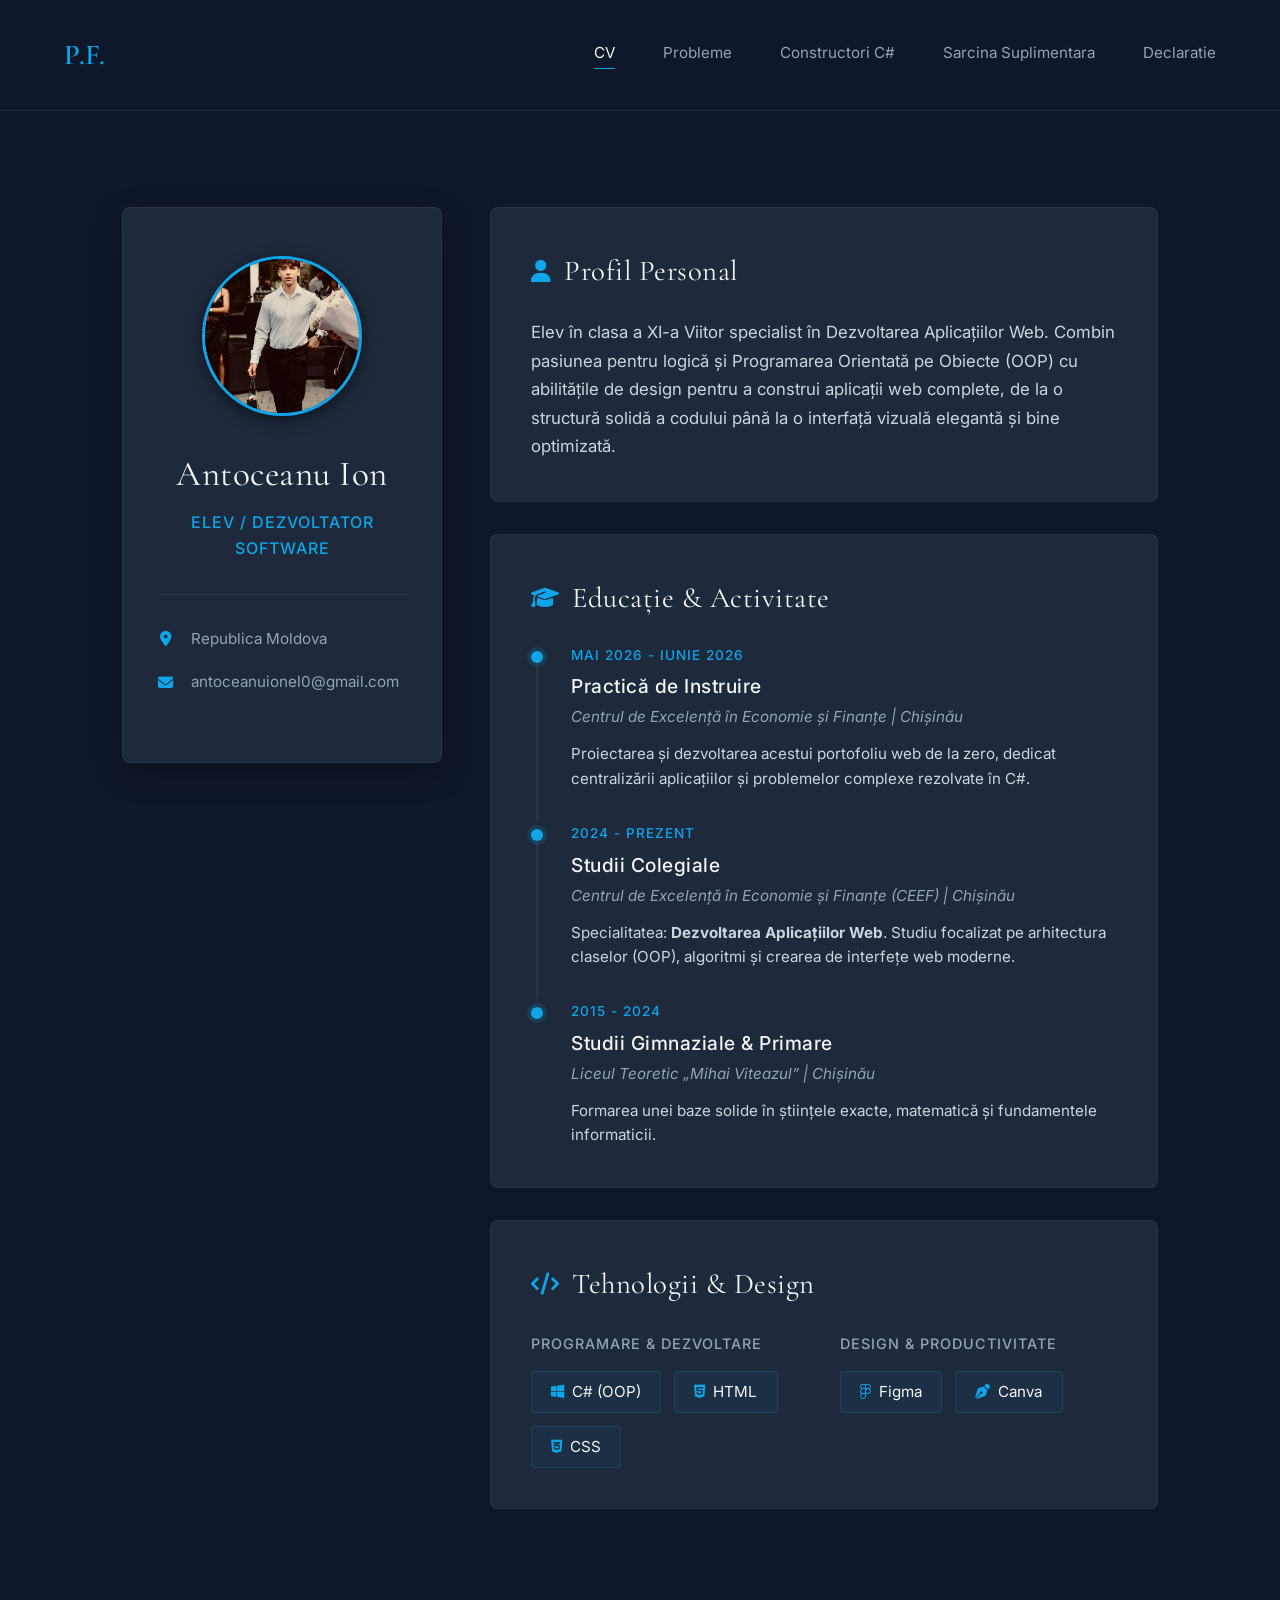
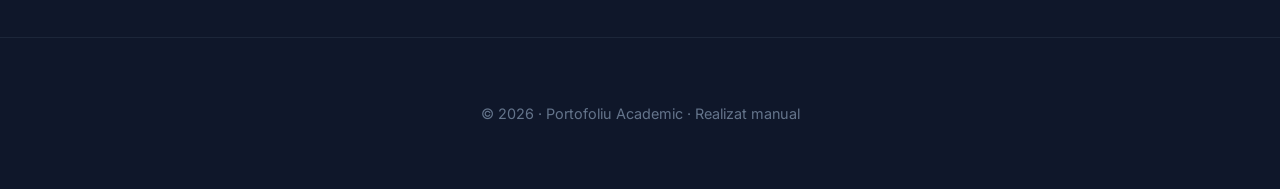
<file: index.html>
<!DOCTYPE html>
<html lang="ro">
<head>
  <meta charset="UTF-8">
  <meta name="viewport" content="width=device-width, initial-scale=1.0">
  <title>Portofoliu | CV</title>
  <link rel="stylesheet" href="style.css">
  <link href="https://fonts.googleapis.com/css2?family=Cormorant+Garamond:wght@400;600&family=Inter:wght@300;400;500&family=DM+Mono&display=swap" rel="stylesheet">
  <link rel="stylesheet" href="https://cdnjs.cloudflare.com/ajax/libs/font-awesome/6.5.0/css/all.min.css"/>
</head>
<body>

 <nav class="navbar">
    <div class="nav-brand">P.F.</div>
    <div class="nav-links">
      <a href="index.html" class="nav-link active">CV</a>
      <a href="problems.html" class="nav-link">Probleme</a>
      <a href="constructors.html" class="nav-link">Constructori C#</a>
      <a href="suplimentar.html" class="nav-link">Sarcina Suplimentara</a>
      <a href="declaratie.html" class="nav-link">Declaratie</a>
    </div>
  </nav>

  <main class="container">
    <div class="cv-layout-modern">
      
      <aside class="cv-sidebar-card">
        <div class="profile-image-wrapper">
         <img src="../Site CV - practica/image/profil.jpg.jpg" alt="Poza de profil P.F." class="profile-img">
        </div>
        <h1 class="cv-name-modern">Antoceanu Ion</h1>
        <p class="cv-role-modern">Elev / Dezvoltator Software</p>
        
        <div class="cv-contact-list">
          <div class="contact-item">
            <i class="fas fa-map-marker-alt"></i>
            <span>Republica Moldova</span>
          </div>
          <div class="contact-item">
            <i class="fas fa-envelope"></i>
            <span>antoceanuionel0@gmail.com</span>
          </div>
          <div class="contact-item">
      </aside>

      <section class="cv-content-modern">
        
        <div class="content-card">
          <h2 class="card-title"><i class="fas fa-user"></i> Profil Personal</h2>
          <p class="card-text">
            Elev în clasa a XI-a Viitor specialist în Dezvoltarea Aplicațiilor Web. Combin pasiunea pentru logică și Programarea Orientată pe Obiecte (OOP) cu abilitățile de design pentru a construi aplicații web complete, de la o structură solidă a codului până la o interfață vizuală elegantă și bine optimizată.
          </p>
        </div>

        <div class="content-card">
          <h2 class="card-title"><i class="fas fa-graduation-cap"></i> Educație & Activitate</h2>
          
          <div class="timeline-item">
            <div class="timeline-dot"></div>
            <div class="timeline-content">
              <span class="timeline-date">Mai 2026 - Iunie 2026</span>
              <h3 class="timeline-title">Practică de Instruire</h3>
              <p class="timeline-subtitle">Centrul de Excelență în Economie și Finanțe | Chișinău</p>
              <p class="timeline-desc">Proiectarea și dezvoltarea acestui portofoliu web de la zero, dedicat centralizării aplicațiilor și problemelor complexe rezolvate în C#.</p>
            </div>
          </div>

          <div class="timeline-item">
            <div class="timeline-dot"></div>
            <div class="timeline-content">
              <span class="timeline-date">2024 - Prezent</span>
              <h3 class="timeline-title">Studii Colegiale</h3>
              <p class="timeline-subtitle">Centrul de Excelență în Economie și Finanțe (CEEF) | Chișinău</p>
              <p class="timeline-desc">Specialitatea: <strong>Dezvoltarea Aplicațiilor Web</strong>. Studiu focalizat pe arhitectura claselor (OOP), algoritmi și crearea de interfețe web moderne.</p>
            </div>
          </div>

          <div class="timeline-item">
            <div class="timeline-dot"></div>
            <div class="timeline-content">
              <span class="timeline-date">2015 - 2024</span>
              <h3 class="timeline-title">Studii Gimnaziale & Primare</h3>
              <p class="timeline-subtitle">Liceul Teoretic „Mihai Viteazul” | Chișinău</p>
              <p class="timeline-desc">Formarea unei baze solide în științele exacte, matematică și fundamentele informaticii.</p>
            </div>
          </div>
        </div>

        <div class="content-card">
          <h2 class="card-title"><i class="fas fa-code"></i> Tehnologii & Design</h2>
          
          <div class="skills-grid">
            <div class="skill-category">
              <h4>Programare & Dezvoltare</h4>
              <div class="cv-tags">
                <span class="cv-tag"><i class="fab fa-windows"></i> C# (OOP)</span>
                <span class="cv-tag"><i class="fab fa-html5"></i> HTML</span>
                <span class="cv-tag"><i class="fab fa-css3-alt"></i> CSS</span>
              </div>
            </div>
            
            <div class="skill-category">
              <h4>Design & Productivitate</h4>
              <div class="cv-tags">
                <span class="cv-tag"><i class="fab fa-figma"></i> Figma</span>
                <span class="cv-tag"><i class="fas fa-pen-nib"></i> Canva</span>
              </div>
            </div>
          </div>
        </div>

      </section>
    </div>
  </main>

  <footer class="footer">
    <p>© 2026 · Portofoliu Academic · Realizat manual</p>
  </footer>

</body>
</html>
</file>
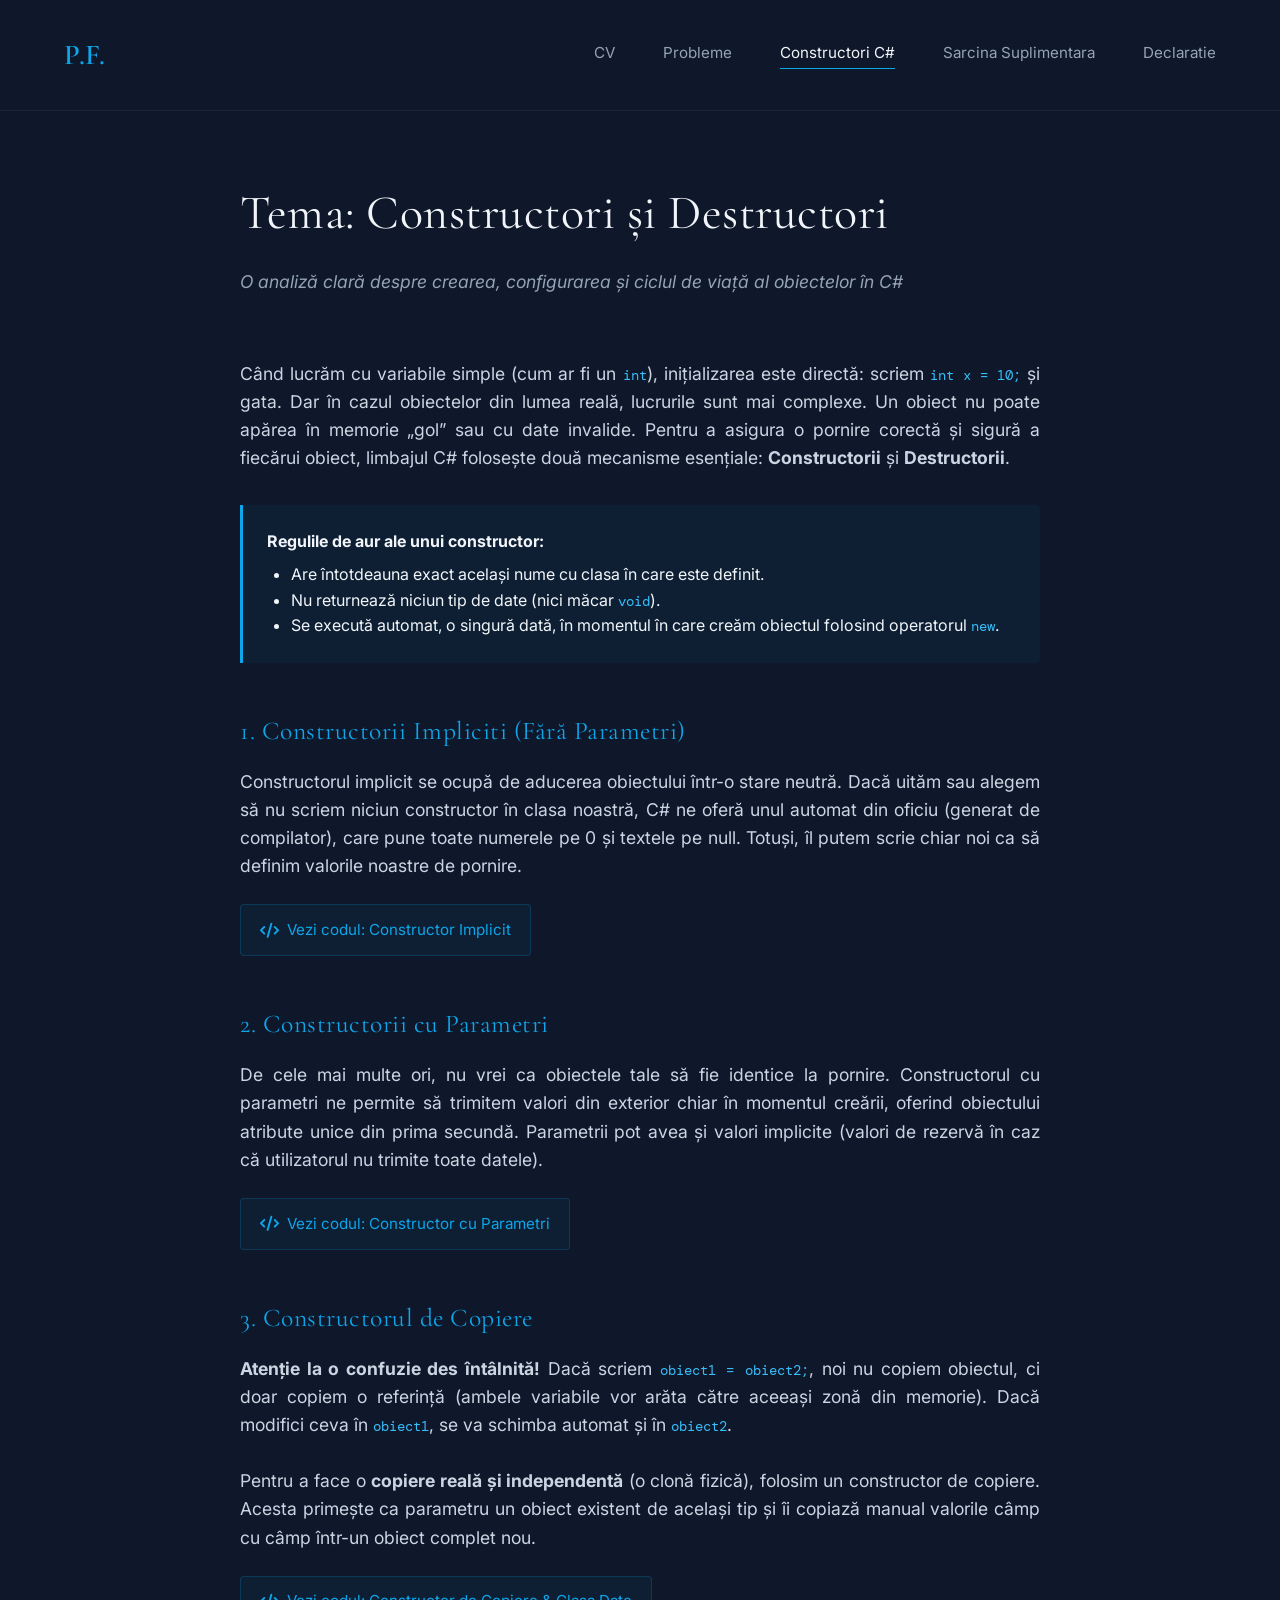
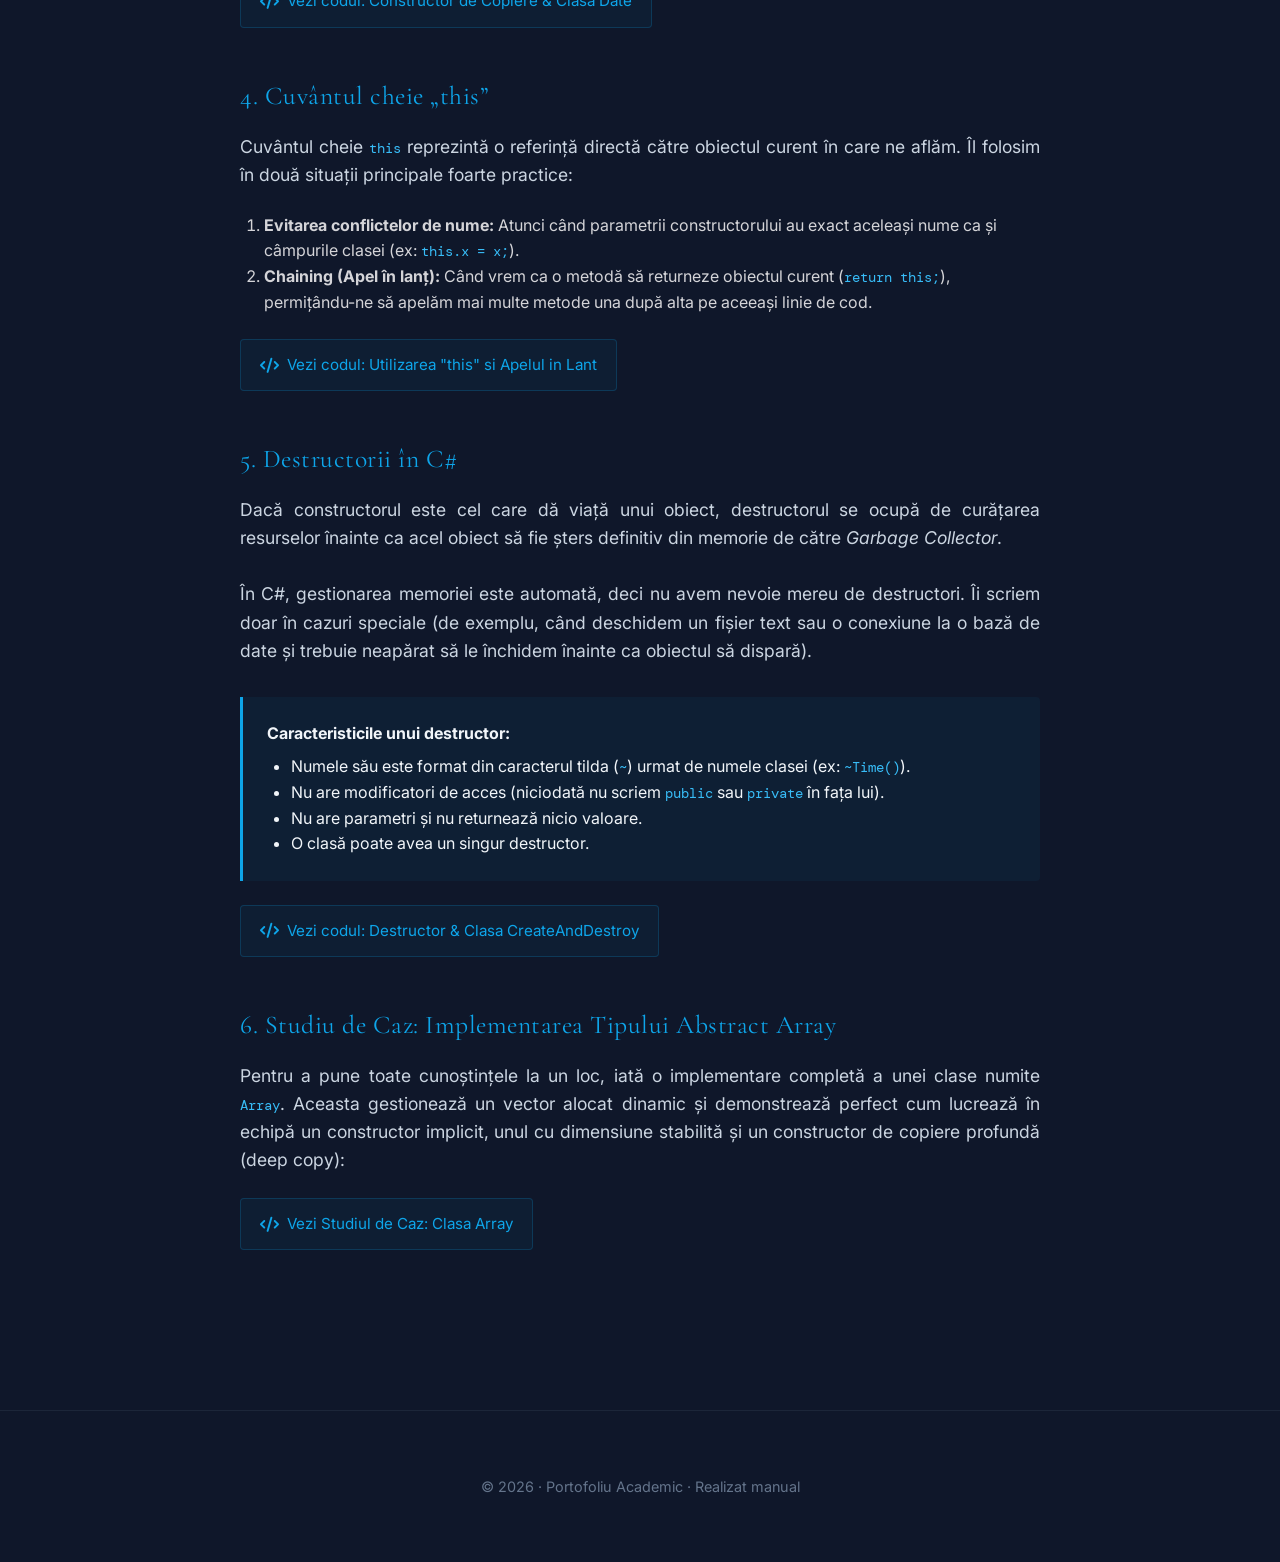
<file: constructors.html>
<!DOCTYPE html>
<html lang="ro">
<head>
  <meta charset="UTF-8">
  <meta name="viewport" content="width=device-width, initial-scale=1.0">
  <title>Teorie | Constructorii și Destructorii în C#</title>
  <link rel="stylesheet" href="style.css">
  <link href="https://fonts.googleapis.com/css2?family=Cormorant+Garamond:wght@400;600&family=Inter:wght@300;400;500&family=DM+Mono&display=swap" rel="stylesheet">
  <link rel="stylesheet" href="https://cdnjs.cloudflare.com/ajax/libs/font-awesome/6.5.0/css/all.min.css"/>
</head>
<body>

  <nav class="navbar">
    <div class="nav-brand">P.F.</div>
    <div class="nav-links">
      <a href="index.html" class="nav-link">CV</a>
      <a href="problems.html" class="nav-link">Probleme</a>
      <a href="constructors.html" class="nav-link active">Constructori C#</a>
      <a href="suplimentar.html" class="nav-link">Sarcina Suplimentara</a>
      <a href="declaratie.html" class="nav-link">Declaratie</a>
    </div>
  </nav>

  <main class="container">
    <div class="article-content">
      <h1 class="page-title">Tema: Constructori și Destructori</h1>
      <p class="page-subtitle">O analiză clară despre crearea, configurarea și ciclul de viață al obiectelor în C#</p>

      <p class="article-p">
        Când lucrăm cu variabile simple (cum ar fi un <code>int</code>), inițializarea este directă: scriem <code>int x = 10;</code> și gata. Dar în cazul obiectelor din lumea reală, lucrurile sunt mai complexe. Un obiect nu poate apărea în memorie „gol” sau cu date invalide. Pentru a asigura o pornire corectă și sigură a fiecărui obiect, limbajul C# folosește două mecanisme esențiale: <strong>Constructorii</strong> și <strong>Destructorii</strong>.
      </p>

      <div class="article-highlight">
        <strong>Regulile de aur ale unui constructor:</strong>
        <ul style="margin-top: 0.5rem; margin-left: 1.5rem; list-style-type: disc;">
          <li>Are întotdeauna exact același nume cu clasa în care este definit.</li>
          <li>Nu returnează niciun tip de date (nici măcar <code>void</code>).</li>
          <li>Se execută automat, o singură dată, în momentul în care creăm obiectul folosind operatorul <code>new</code>.</li>
        </ul>
      </div>

      <h3 class="article-h3">1. Constructorii Impliciti (Fără Parametri)</h3>
      <p class="article-p">
        Constructorul implicit se ocupă de aducerea obiectului într-o stare neutră. Dacă uităm sau alegem să nu scriem niciun constructor în clasa noastră, C# ne oferă unul automat din oficiu (generat de compilator), care pune toate numerele pe 0 și textele pe null. Totuși, îl putem scrie chiar noi ca să definim valorile noastre de pornire.
      </p>

      <details class="code-accordion" style="margin-bottom: 2rem;">
        <summary class="btn-vezi-cod"><i class="fas fa-code"></i> Vezi codul: Constructor Implicit</summary>
        <pre><code>public class Time 
{
    private int hour;
    private int minute;
    private int second;

    // Constructor implicit (definit de programator)
    public Time() 
    {
        hour = 0;
        minute = 0;
        second = 0;
        Console.WriteLine("Apel constructor implicit: Timpul a fost resetat.");
    }
}</code></pre>
      </details>

      <h3 class="article-h3">2. Constructorii cu Parametri</h3>
      <p class="article-p">
        De cele mai multe ori, nu vrei ca obiectele tale să fie identice la pornire. Constructorul cu parametri ne permite să trimitem valori din exterior chiar în momentul creării, oferind obiectului atribute unice din prima secundă. Parametrii pot avea și valori implicite (valori de rezervă în caz că utilizatorul nu trimite toate datele).
      </p>

      <details class="code-accordion" style="margin-bottom: 2rem;">
        <summary class="btn-vezi-cod"><i class="fas fa-code"></i> Vezi codul: Constructor cu Parametri</summary>
        <pre><code>public class Time 
{
    private int hour;
    private int minute;
    private int second;

    // Constructor cu valori implicite (daca nu trimitem toti parametrii, se folosesc cei de rezerva)
    public Time(int h = 0, int m = 0, int s = 0) 
    {
        hour = h;
        minute = m;
        second = s;
    }
}

// Utilizare flexibilă:
// Time t1 = new Time(10, 30, 0); // Seteaza ora 10:30:00
// Time t2 = new Time(12);       // Seteaza ora 12:00:00 (minutele si secundele raman 0)</code></pre>
      </details>

      <h3 class="article-h3">3. Constructorul de Copiere</h3>
      <p class="article-p">
        <strong>Atenție la o confuzie des întâlnită!</strong> Dacă scriem <code>obiect1 = obiect2;</code>, noi nu copiem obiectul, ci doar copiem o referință (ambele variabile vor arăta către aceeași zonă din memorie). Dacă modifici ceva în <code>obiect1</code>, se va schimba automat și în <code>obiect2</code>. 
        <br><br>
        Pentru a face o <strong>copiere reală și independentă</strong> (o clonă fizică), folosim un constructor de copiere. Acesta primește ca parametru un obiect existent de același tip și îi copiază manual valorile câmp cu câmp într-un obiect complet nou.
      </p>

      <details class="code-accordion" style="margin-bottom: 2rem;">
        <summary class="btn-vezi-cod"><i class="fas fa-code"></i> Vezi codul: Constructor de Copiere & Clasa Date</summary>
        <pre><code>using System;

public class Date 
{
    private int day, month, year;

    // Constructor cu parametri
    public Date(int d, int m, int y) 
    {
        day = d;
        month = m;
        year = y;
    }

    // Constructor de copiere (creeaza o instanta complet noua pe baza alteia)
    public Date(Date other) 
    {
        this.day = other.day;
        this.month = other.month;
        this.year = other.year;
    }

    public void Print() 
    {
        Console.WriteLine($"{day}/{month}/{year}");
    }
}

// Demonstratie in Main:
// Date date1 = new Date(15, 9, 2018);
// Date date2 = new Date(date1); // Clona independenta</code></pre>
      </details>

      <h3 class="article-h3">4. Cuvântul cheie „this”</h3>
      <p class="article-p">
        Cuvântul cheie <code>this</code> reprezintă o referință directă către obiectul curent în care ne aflăm. Îl folosim în două situații principale foarte practice:
      </p>
      <ul style="margin-bottom: 1.5rem; margin-left: 1.5rem; list-style-type: decimal; color: #d4d4d8;">
        <li><strong>Evitarea conflictelor de nume:</strong> Atunci când parametrii constructorului au exact aceleași nume ca și câmpurile clasei (ex: <code>this.x = x;</code>).</li>
        <li><strong>Chaining (Apel în lanț):</strong> Când vrem ca o metodă să returneze obiectul curent (<code>return this;</code>), permițându-ne să apelăm mai multe metode una după alta pe aceeași linie de cod.</li>
      </ul>

      <details class="code-accordion" style="margin-bottom: 2rem;">
        <summary class="btn-vezi-cod"><i class="fas fa-code"></i> Vezi codul: Utilizarea "this" si Apelul in Lant</summary>
        <pre><code>using System;

public class Num 
{
    private int x;

    // 1. Rezolvarea conflictului de nume
    public Num(int x) 
    {
        this.x = x; // "this.x" este campul clasei, "x" este parametrul primit
    }

    // 2. Returnarea instantei pentru apel in lant
    public Num Incrementeaza() 
    {
        this.x++;
        return this; // Returneaza obiectul curent
    }

    public void Print() 
    {
        Console.WriteLine($"Valoare: {x}");
    }
}

// Utilizare (Method Chaining):
// Num n = new Num(3);
// n.Incrementeaza().Incrementeaza(); // Valoarea devine 5 direct pe o singura linie!</code></pre>
      </details>

      <h3 class="article-h3">5. Destructorii în C#</h3>
      <p class="article-p">
        Dacă constructorul este cel care dă viață unui obiect, destructorul se ocupă de curățarea resurselor înainte ca acel obiect să fie șters definitiv din memorie de către <em>Garbage Collector</em>. 
        <br><br>
        În C#, gestionarea memoriei este automată, deci nu avem nevoie mereu de destructori. Îi scriem doar în cazuri speciale (de exemplu, când deschidem un fișier text sau o conexiune la o bază de date și trebuie neapărat să le închidem înainte ca obiectul să dispară).
      </p>
      <div class="article-highlight" style="margin-bottom: 1.5rem;">
        <strong>Caracteristicile unui destructor:</strong>
        <ul style="margin-top: 0.5rem; margin-left: 1.5rem; list-style-type: disc;">
          <li>Numele său este format din caracterul tilda (<code>~</code>) urmat de numele clasei (ex: <code>~Time()</code>).</li>
          <li>Nu are modificatori de acces (niciodată nu scriem <code>public</code> sau <code>private</code> în fața lui).</li>
          <li>Nu are parametri și nu returnează nicio valoare.</li>
          <li>O clasă poate avea un singur destructor.</li>
        </ul>
      </div>

      <details class="code-accordion" style="margin-bottom: 2rem;">
        <summary class="btn-vezi-cod"><i class="fas fa-code"></i> Vezi codul: Destructor & Clasa CreateAndDestroy</summary>
        <pre><code>using System;

public class CreateAndDestroy 
{
    private int id;

    // Constructor
    public CreateAndDestroy(int value) 
    {
        id = value;
        Console.WriteLine($"Constructor apelat pentru obiectul {id}");
    }

    // Destructor - se apeleaza automat cand Garbage Collector sterge obiectul
    ~CreateAndDestroy() 
    {
        Console.WriteLine($"Destructor apelat pentru obiectul {id} (Resurse eliberate).");
    }
}</code></pre>
      </details>

      <h3 class="article-h3">6. Studiu de Caz: Implementarea Tipului Abstract Array</h3>
      <p class="article-p">
        Pentru a pune toate cunoștințele la un loc, iată o implementare completă a unei clase numite <code>Array</code>. Aceasta gestionează un vector alocat dinamic și demonstrează perfect cum lucrează în echipă un constructor implicit, unul cu dimensiune stabilită și un constructor de copiere profundă (deep copy):
      </p>

      <details class="code-accordion" style="margin-bottom: 2rem;">
        <summary class="btn-vezi-cod"><i class="fas fa-code"></i> Vezi Studiul de Caz: Clasa Array</summary>
        <pre><code>using System;

public class Array 
{
    private int[] t; // Vectorul intern
    private int c;   // Capacitatea vectorului

    // 1. Constructor implicit
    public Array() 
    {
        c = 0;
        t = null;
    }

    // 2. Constructor cu dimensiune primita ca parametru
    public Array(int k) 
    {
        c = k;
        t = new int[c];
        PutN(100); // Initializam automat cu valori intre 0 si 99
    }

    // 3. Constructor de copiere profund (Deep Copy)
    public Array(Array other) 
    {
        if (other.c == 0) 
        {
            c = 0;
            t = null;
        }
        else 
        {
            c = other.c;
            t = new int[c]; // Alocam o zona noua de memorie
            for (int i = 0; i < c; i++) 
            {
                t[i] = other.t[i]; // Copiem valorile una cate una
            }
        }
    }

    // Umple vectorul cu valori aleatorii (Random)
    public void PutN(int n) 
    {
        if (c == 0) 
        {
            c = 10;
            t = new int[c];
        }
        Random rnd = new Random();
        for (int i = 0; i < c; i++) 
        {
            t[i] = rnd.Next(n);
        }
    }

    // Afisarea elementelor vectorului
    public void Print() 
    {
        if (c == 0) 
        {
            Console.WriteLine("Vectorul este gol.");
        }
        else 
        {
            Console.WriteLine("Elemente: " + string.Join(" ", t));
        }
    }
}</code></pre>
      </details>

    </div>
  </main>

  <footer class="footer">
    <p>© 2026 · Portofoliu Academic · Realizat manual</p>
  </footer>

</body>
</html>
</file>
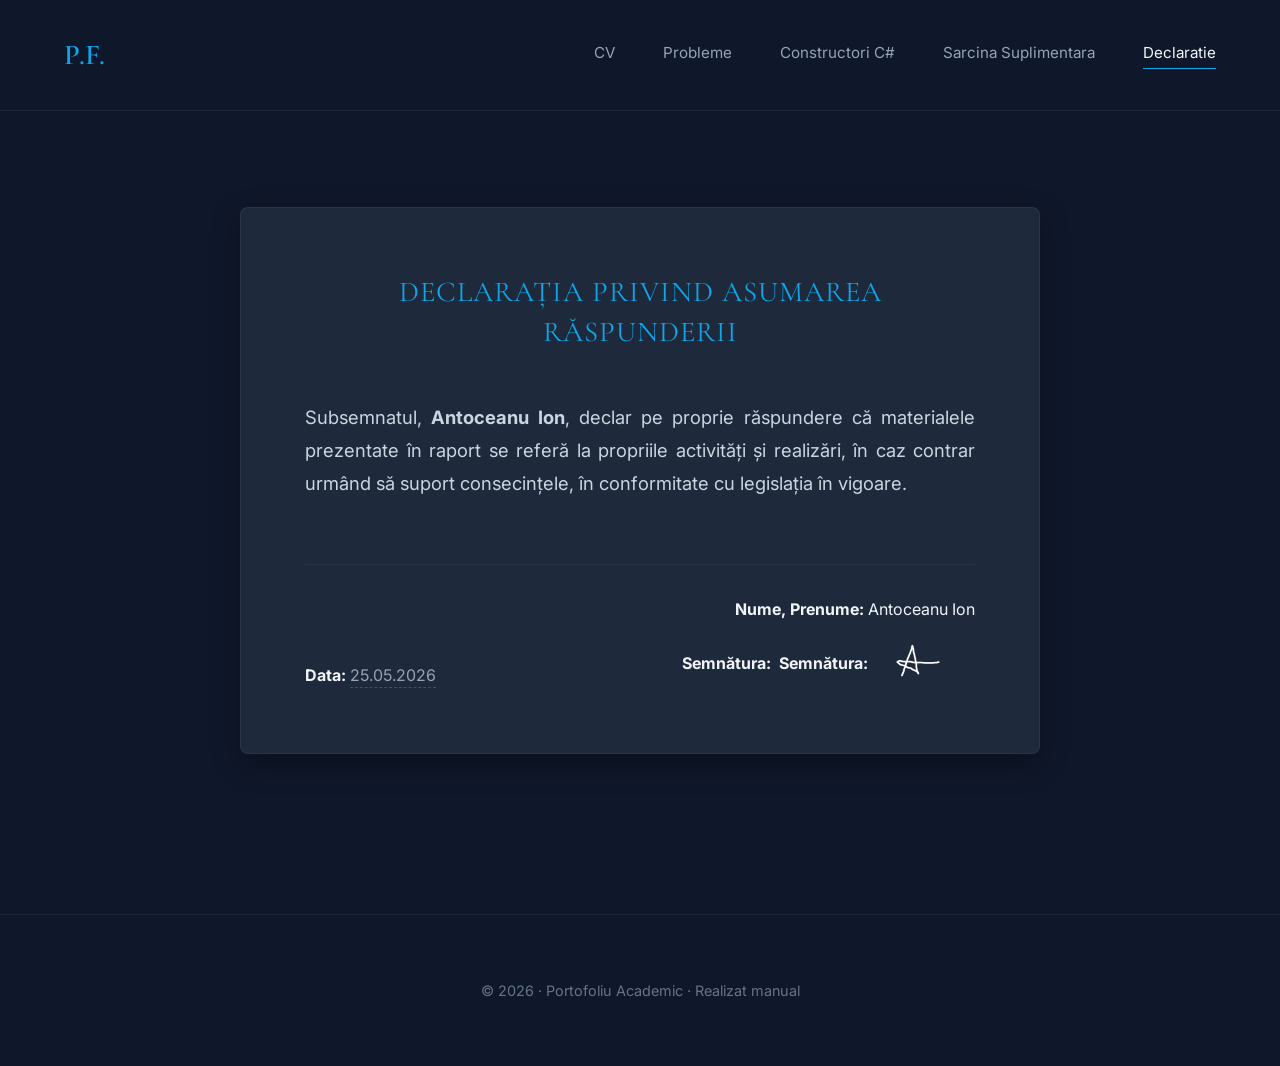
<file: declaratie.html>
<!DOCTYPE html>
<html lang="ro">
<head>
  <meta charset="UTF-8">
  <meta name="viewport" content="width=device-width, initial-scale=1.0">
  <title>Portofoliu | Declaratie</title>
  <link rel="stylesheet" href="style.css">
  <link href="https://fonts.googleapis.com/css2?family=Cormorant+Garamond:wght@400;600&family=Inter:wght@300;400;500&family=DM+Mono&display=swap" rel="stylesheet">
  <link rel="stylesheet" href="https://cdnjs.cloudflare.com/ajax/libs/font-awesome/6.5.0/css/all.min.css"/>
</head>
<body>

  <nav class="navbar">
    <div class="nav-brand">P.F.</div>
    <div class="nav-links">
      <a href="index.html" class="nav-link">CV</a>
      <a href="problems.html" class="nav-link">Probleme</a>
      <a href="constructors.html" class="nav-link">Constructori C#</a>
      <a href="suplimentar.html" class="nav-link">Sarcina Suplimentara</a>
      <a href="declaratie.html" class="nav-link active">Declaratie</a>
    </div>
  </nav>

  <main class="container">
    <div class="declaration-container">
      
      <div class="declaration-card">
        <h1 class="declaration-title">DECLARAȚIA PRIVIND ASUMAREA RĂSPUNDERII</h1>
        
        <p class="declaration-text">
          Subsemnatul, <strong>Antoceanu Ion</strong>, declar pe proprie răspundere că materialele prezentate în raport se referă la propriile activități și realizări, în caz contrar urmând să suport consecințele, în conformitate cu legislația în vigoare.
        </p>
        
        <div class="declaration-footer">
          <div class="dec-column">
            <p><strong>Data:</strong> <span class="dec-line">25.05.2026</span></p>
          </div>
          
          <div class="dec-column alignment-right">
            <p><strong>Nume, Prenume:</strong> Antoceanu Ion</p>
            <p class="signature-wrapper">
              <strong>Semnătura:</strong> 
              <strong>Semnătura:</strong> 
              <!-- Am activat imaginea si i-am pus numele corect -->
              <img src="semnatura.png" alt="Semnatura" class="signature-img">
            </p>

    </div>
  </main>

  <footer class="footer">
    <p>© 2026 · Portofoliu Academic · Realizat manual</p>
  </footer>

</body>
</html>
</file>
<file: style.css>
/* Reset și Setări Generale */
* {
  margin: 0;
  padding: 0;
  box-sizing: border-box;
}

body {
  background-color: #0f172a; /* Schimbat în Deep Slate modern */
  color: #f1f5f9; /* Schimbat în text deschis, curat */
  font-family: 'Inter', system-ui, -apple-system, sans-serif;
  line-height: 1.6;
  -webkit-font-smoothing: antialiased;
}

/* Tipografie Elegantă */
h1, h2, h3, .nav-brand {
  font-family: 'Cormorant Garamond', Georgia, serif;
  font-weight: 400;
  letter-spacing: 0.5px;
}

a {
  color: inherit;
  text-decoration: none;
}

/* Navigație */
.navbar {
  display: flex;
  justify-content: space-between;
  align-items: center;
  padding: 2rem 4rem;
  max-width: 1300px;
  margin: 0 auto;
  border-bottom: 1px solid rgba(148, 163, 184, 0.1);
}

.nav-brand {
  font-size: 1.8rem;
  font-weight: 600;
  color: #0ea5e9; /* Schimbat în Cyan vibrant pentru accente */
}

.nav-links {
  display: flex;
  gap: 3rem;
}

.nav-link {
  font-size: 0.95rem;
  color: #94a3b8;
  transition: color 0.3s ease;
  position: relative;
  padding-bottom: 4px;
}

.nav-link:hover, .nav-link.active {
  color: #f1f5f9;
}

.nav-link.active::after {
  content: '';
  position: absolute;
  bottom: 0;
  left: 0;
  width: 100%;
  height: 1px;
  background-color: #0ea5e9; /* Schimbat în Cyan */
}

/* Container Principal */
.container {
  max-width: 1100px;
  margin: 0 auto;
  padding: 4rem 2rem;
}

.page-title {
  font-size: 3rem;
  margin-bottom: 1rem;
  color: #f1f5f9;
}

.page-subtitle {
  color: #94a3b8;
  font-size: 1.1rem;
  margin-bottom: 4rem;
  font-style: italic;
}

/* --- PAGINA: CV (index.html) --- */
.cv-layout {
  display: grid;
  grid-template-columns: 300px 1px auto;
  gap: 4rem;
  margin-top: 2rem;
}

.cv-sidebar {
  text-align: center;
}

.cv-profile-img {
  width: 100%;
  border-radius: 4px;
  filter: grayscale(20%);
  border: 1px solid rgba(148, 163, 184, 0.15);
  margin-bottom: 1.5rem;
}

.cv-name {
  font-size: 2rem;
  margin-bottom: 0.5rem;
}

.cv-role {
  color: #0ea5e9; /* Schimbat în Cyan */
  font-size: 1rem;
  margin-bottom: 2rem;
}

.cv-separator {
  background-color: rgba(148, 163, 184, 0.1);
}

.cv-section {
  margin-bottom: 3.5rem;
}

.cv-section-title {
  font-size: 1.8rem;
  color: #0ea5e9; /* Schimbat în Cyan */
  margin-bottom: 1.5rem;
  border-bottom: 1px solid rgba(148, 163, 184, 0.1);
  padding-bottom: 0.5rem;
}

.cv-item {
  margin-bottom: 2rem;
}

.cv-item-header {
  display: flex;
  justify-content: space-between;
  margin-bottom: 0.3rem;
}

.cv-item-title {
  font-size: 1.2rem;
  font-weight: 500;
  color: #f1f5f9;
}

.cv-item-date {
  color: #94a3b8;
  font-size: 0.9rem;
}

.cv-item-sub {
  color: #0ea5e9; /* Schimbat în Cyan */
  font-size: 0.95rem;
  margin-bottom: 0.5rem;
}

.cv-tags {
  display: flex;
  flex-wrap: wrap;
  gap: 0.8rem;
}

.cv-tag {
  background: rgba(14, 165, 233, 0.04);
  border: 1px solid rgba(14, 165, 233, 0.15);
  padding: 0.4rem 1rem;
  border-radius: 2px;
  font-size: 0.9rem;
  color: #cbd5e1;
}

/* --- PAGINA: PROBLEME (problems.html) --- */
.problems-list {
  display: flex;
  flex-direction: column;
  gap: 5rem;
}

.problem-card {
  background: #1e293b; /* Schimbat în Slate-Card elegant */
  border: 1px solid rgba(148, 163, 184, 0.1);
  border-radius: 6px;
  padding: 2.5rem;
}

.problem-header {
  display: flex;
  justify-content: space-between;
  align-items: baseline;
  border-bottom: 1px solid rgba(148, 163, 184, 0.1);
  padding-bottom: 1rem;
  margin-bottom: 1.5rem;
}

.problem-title {
  font-size: 2rem;
  color: #0ea5e9; /* Schimbat în Cyan */
}

.problem-meta {
  display: flex;
  gap: 2rem;
  font-size: 0.9rem;
  color: #94a3b8;
}

.meta-item strong {
  color: #f1f5f9;
}

.problem-description {
  margin-bottom: 2rem;
  color: #cbd5e1;
}

.problem-grid-inner {
  display: grid;
  grid-template-columns: 1fr 1fr;
  gap: 2rem;
}

.code-wrapper, .output-wrapper {
  display: flex;
  flex-direction: column;
  gap: 0.8rem;
}

.section-subtitle {
  font-size: 1rem;
  text-transform: uppercase;
  letter-spacing: 1px;
  color: #94a3b8;
}

pre {
  background: #020617; /* Fundal ultra-dark profesional pentru blocuri de cod */
  padding: 1.5rem;
  border-radius: 4px;
  overflow-x: auto;
  border: 1px solid rgba(14, 165, 233, 0.1);
}

code {
  font-family: 'DM Mono', monospace;
  font-size: 0.9rem;
  color: #38bdf8; /* Cod evidențiat cu un bleu-cyan deschis, lizibil */
}

.output-img {
  width: 100%;
  height: auto;
  border-radius: 4px;
  border: 1px solid rgba(148, 163, 184, 0.1);
}

/* --- PAGINA: CONSTRUCTORI (constructors.html) --- */
.article-content {
  max-width: 800px;
  margin: 0 auto;
}

.article-p {
  font-size: 1.1rem;
  color: #cbd5e1;
  margin-bottom: 1.5rem;
  text-align: justify;
}

.article-highlight {
  background: rgba(14, 165, 233, 0.05); /* Schimbat în tentă discretă de cyan */
  border-left: 3px solid #0ea5e9;
  padding: 1.5rem;
  margin: 2rem 0;
  border-radius: 0 4px 4px 0;
}

.article-h3 {
  font-size: 1.6rem;
  color: #0ea5e9; /* Schimbat în Cyan */
  margin-top: 3rem;
  margin-bottom: 1rem;
}

/* Footer */
.footer {
  text-align: center;
  padding: 4rem 2rem;
  color: #64748b;
  font-size: 0.9rem;
  border-top: 1px solid rgba(148, 163, 184, 0.1);
  margin-top: 4rem;
}

/* Responsive simplu */
@media (max-width: 900px) {
  .cv-layout, .problem-grid-inner {
    grid-template-columns: 1fr;
  }
  .cv-separator {
    display: none;
  }
  .navbar {
    padding: 2rem;
    flex-direction: column;
    gap: 1.5rem;
  }
}

/* --- STILURI NOI PENTRU CV MODERN --- */
.cv-layout-modern {
  display: grid;
  grid-template-columns: 320px 1fr;
  gap: 3rem;
  margin-top: 2rem;
}

/* Sidebar CV */
.cv-sidebar-card {
  background: #1e293b;
  border: 1px solid rgba(148, 163, 184, 0.1);
  border-radius: 8px;
  padding: 3rem 2rem;
  text-align: center;
  height: fit-content;
  box-shadow: 0 10px 30px rgba(0, 0, 0, 0.25);
}

.profile-img {
  width: 160px;       
  height: 160px;      
  object-fit: cover;  
  border-radius: 50%; 
  border: 3px solid #0ea5e9; /* Schimbat în Cyan */
  margin: 0 auto 30px auto; 
  display: block;
  box-shadow: 0 4px 15px rgba(0, 0, 0, 0.5); 
}

.cv-profile-img-modern {
  width: 100%;
  height: 100%;
  object-fit: cover;
  border-radius: 50%;
  background-color: #020617; 
}

.cv-name-modern {
  font-size: 2.2rem;
  color: #f1f5f9;
  margin-bottom: 0.5rem;
}

.cv-role-modern {
  color: #0ea5e9; /* Schimbat în Cyan */
  font-size: 1rem;
  font-weight: 500;
  text-transform: uppercase;
  letter-spacing: 1px;
  margin-bottom: 2rem;
}

.cv-contact-list {
  display: flex;
  flex-direction: column;
  gap: 1.2rem;
  text-align: left;
  border-top: 1px solid rgba(148, 163, 184, 0.1);
  padding-top: 2rem;
}

.contact-item {
  display: flex;
  align-items: center;
  gap: 1rem;
  color: #94a3b8;
  font-size: 0.95rem;
}

.contact-item i {
  color: #0ea5e9; /* Schimbat în Cyan */
  width: 20px;
  text-align: center;
}

/* Continut CV (Partea dreapta) */
.cv-content-modern {
  display: flex;
  flex-direction: column;
  gap: 2rem;
}

.content-card {
  background: #1e293b;
  border: 1px solid rgba(148, 163, 184, 0.1);
  border-radius: 8px;
  padding: 2.5rem;
  transition: transform 0.3s ease;
}

.content-card:hover {
  transform: translateY(-2px);
  border-color: rgba(14, 165, 233, 0.3); /* Hover cu tentă cyan */
}

.card-title {
  font-size: 1.8rem;
  color: #f1f5f9;
  margin-bottom: 1.5rem;
  display: flex;
  align-items: center;
  gap: 0.8rem;
}

.card-title i {
  color: #0ea5e9; /* Schimbat în Cyan */
  font-size: 1.4rem;
}

.card-text {
  color: #cbd5e1;
  font-size: 1.05rem;
  line-height: 1.7;
}

/* Timeline pentru Educatie */
.timeline-item {
  position: relative;
  padding-left: 2.5rem;
  margin-bottom: 2rem;
}

.timeline-item:last-child {
  margin-bottom: 0;
}

.timeline-dot {
  position: absolute;
  left: 0;
  top: 6px;
  width: 12px;
  height: 12px;
  border-radius: 50%;
  background: #0ea5e9; /* Schimbat în Cyan */
  box-shadow: 0 0 0 4px rgba(14, 165, 233, 0.15);
}

.timeline-item::before {
  content: '';
  position: absolute;
  left: 5px;
  top: 20px;
  bottom: -30px;
  width: 2px;
  background: rgba(148, 163, 184, 0.1);
}

.timeline-item:last-child::before {
  display: none;
}

.timeline-date {
  font-size: 0.85rem;
  color: #0ea5e9; /* Schimbat în Cyan */
  font-weight: 500;
  text-transform: uppercase;
  letter-spacing: 1px;
  display: block;
  margin-bottom: 0.3rem;
}

.timeline-title {
  font-size: 1.2rem;
  color: #f1f5f9;
  margin-bottom: 0.2rem;
  font-family: 'Inter', sans-serif;
  font-weight: 500;
}

.timeline-subtitle {
  color: #94a3b8;
  font-size: 0.95rem;
  margin-bottom: 0.8rem;
  font-style: italic;
}

.timeline-desc {
  color: #cbd5e1;
  font-size: 0.95rem;
}

/* Grid pentru abilitati */
.skills-grid {
  display: grid;
  grid-template-columns: 1fr 1fr;
  gap: 2rem;
}

.skill-category h4 {
  color: #94a3b8;
  margin-bottom: 1rem;
  font-weight: 500;
  font-size: 0.9rem;
  text-transform: uppercase;
  letter-spacing: 1px;
}

/* Update la tag-uri pentru a sustine iconitele */
.cv-tag {
  display: inline-flex;
  align-items: center;
  gap: 0.5rem;
  background: rgba(14, 165, 233, 0.05);
  border: 1px solid rgba(14, 165, 233, 0.2);
  padding: 0.5rem 1.2rem;
  border-radius: 4px;
  font-size: 0.95rem;
  color: #f1f5f9;
  transition: all 0.3s ease;
}

.cv-tag:hover {
  background: rgba(14, 165, 233, 0.15);
  transform: translateY(-2px);
}

.cv-tag i {
  color: #0ea5e9; /* Schimbat în Cyan */
}

/* Responsive pentru noua pagina CV */
@media (max-width: 900px) {
  .cv-layout-modern {
    grid-template-columns: 1fr;
  }
  .skills-grid {
    grid-template-columns: 1fr;
  }
}

/* --- STILURI PENTRU COD ASCUNS (ACORDEON) --- */
.code-accordion {
  margin-top: 0.5rem;
}

/* Stilul butonului pe care dai click */
.btn-vezi-cod {
  display: inline-flex;
  align-items: center;
  gap: 0.5rem;
  background: rgba(14, 165, 233, 0.05);
  border: 1px solid rgba(14, 165, 233, 0.2);
  color: #0ea5e9; /* Schimbat în Cyan */
  padding: 0.8rem 1.2rem;
  border-radius: 4px;
  cursor: pointer;
  font-size: 0.95rem;
  transition: all 0.3s ease;
  user-select: none;
  font-family: 'Inter', sans-serif;
}

/* Efect de hover pe buton */
.btn-vezi-cod:hover {
  background: rgba(14, 165, 233, 0.15);
  transform: translateY(-1px);
}

/* Eliminam sageata default, deoarece folosim iconita noastra din FontAwesome */
.btn-vezi-cod::marker,
.btn-vezi-cod::-webkit-details-marker {
  display: none;
}

/* Spatiere intre buton si blocul de cod dupa ce este deschis */
.code-accordion[open] pre {
  margin-top: 1rem;
  animation: fadeIn 0.4s ease-in-out;
}

/* O mica animatie cand apare codul */
@keyframes fadeIn {
  from { opacity: 0; transform: translateY(-10px); }
  to { opacity: 1; transform: translateY(0); }
}

/* --- STILURI PENTRU PAGINA DECLARATIE --- */
.declaration-container {
  display: flex;
  justify-content: center;
  align-items: center;
  min-height: 60vh;
  padding: 2rem 0;
}

.declaration-card {
  background: #1e293b;
  border: 1px solid rgba(148, 163, 184, 0.1);
  border-radius: 8px;
  padding: 4rem;
  max-width: 800px;
  width: 100%;
  box-shadow: 0 10px 30px rgba(0, 0, 0, 0.3);
}

.declaration-title {
  font-family: 'Cormorant Garamond', serif;
  color: #0ea5e9; /* Schimbat în Cyan */
  font-size: 1.8rem;
  letter-spacing: 1px;
  text-align: center;
  margin-bottom: 3rem;
  line-height: 1.4;
}

.declaration-text {
  color: #cbd5e1;
  font-size: 1.15rem;
  line-height: 1.8;
  text-align: justify;
  margin-bottom: 4rem;
}

.declaration-footer {
  display: flex;
  justify-content: space-between;
  align-items: flex-end;
  border-top: 1px solid rgba(148, 163, 184, 0.1);
  padding-top: 2rem;
}

.dec-column {
  flex: 1;
  color: #f1f5f9;
  font-size: 1rem;
}

.alignment-right {
  text-align: right;
  display: flex;
  flex-direction: column;
  align-items: flex-end;
  gap: 0.5rem;
}

.dec-line {
  color: #94a3b8;
  border-bottom: 1px dashed rgba(14, 165, 233, 0.4);
  padding-bottom: 2px;
}

.signature-wrapper {
  display: flex;
  align-items: center;
  gap: 0.5rem;
  margin-top: 0.5rem;
}

.dec-line-sig {
  display: inline-block;
  width: 120px;
  border-bottom: 1px solid #0ea5e9; /* Schimbat în Cyan */
  height: 15px;
}

.signature-img {
  max-height: 50px; 
  width: auto;
  object-fit: contain;
  vertical-align: middle;
  margin-left: 10px;
  filter: invert(1);       
  mix-blend-mode: screen; 
}

@media (max-width: 600px) {
  .declaration-card { padding: 2rem; }
  .declaration-footer { flex-direction: column; gap: 2rem; text-align: left; align-items: flex-start; }
  .alignment-right { text-align: left; align-items: flex-start; }
}
</file>
